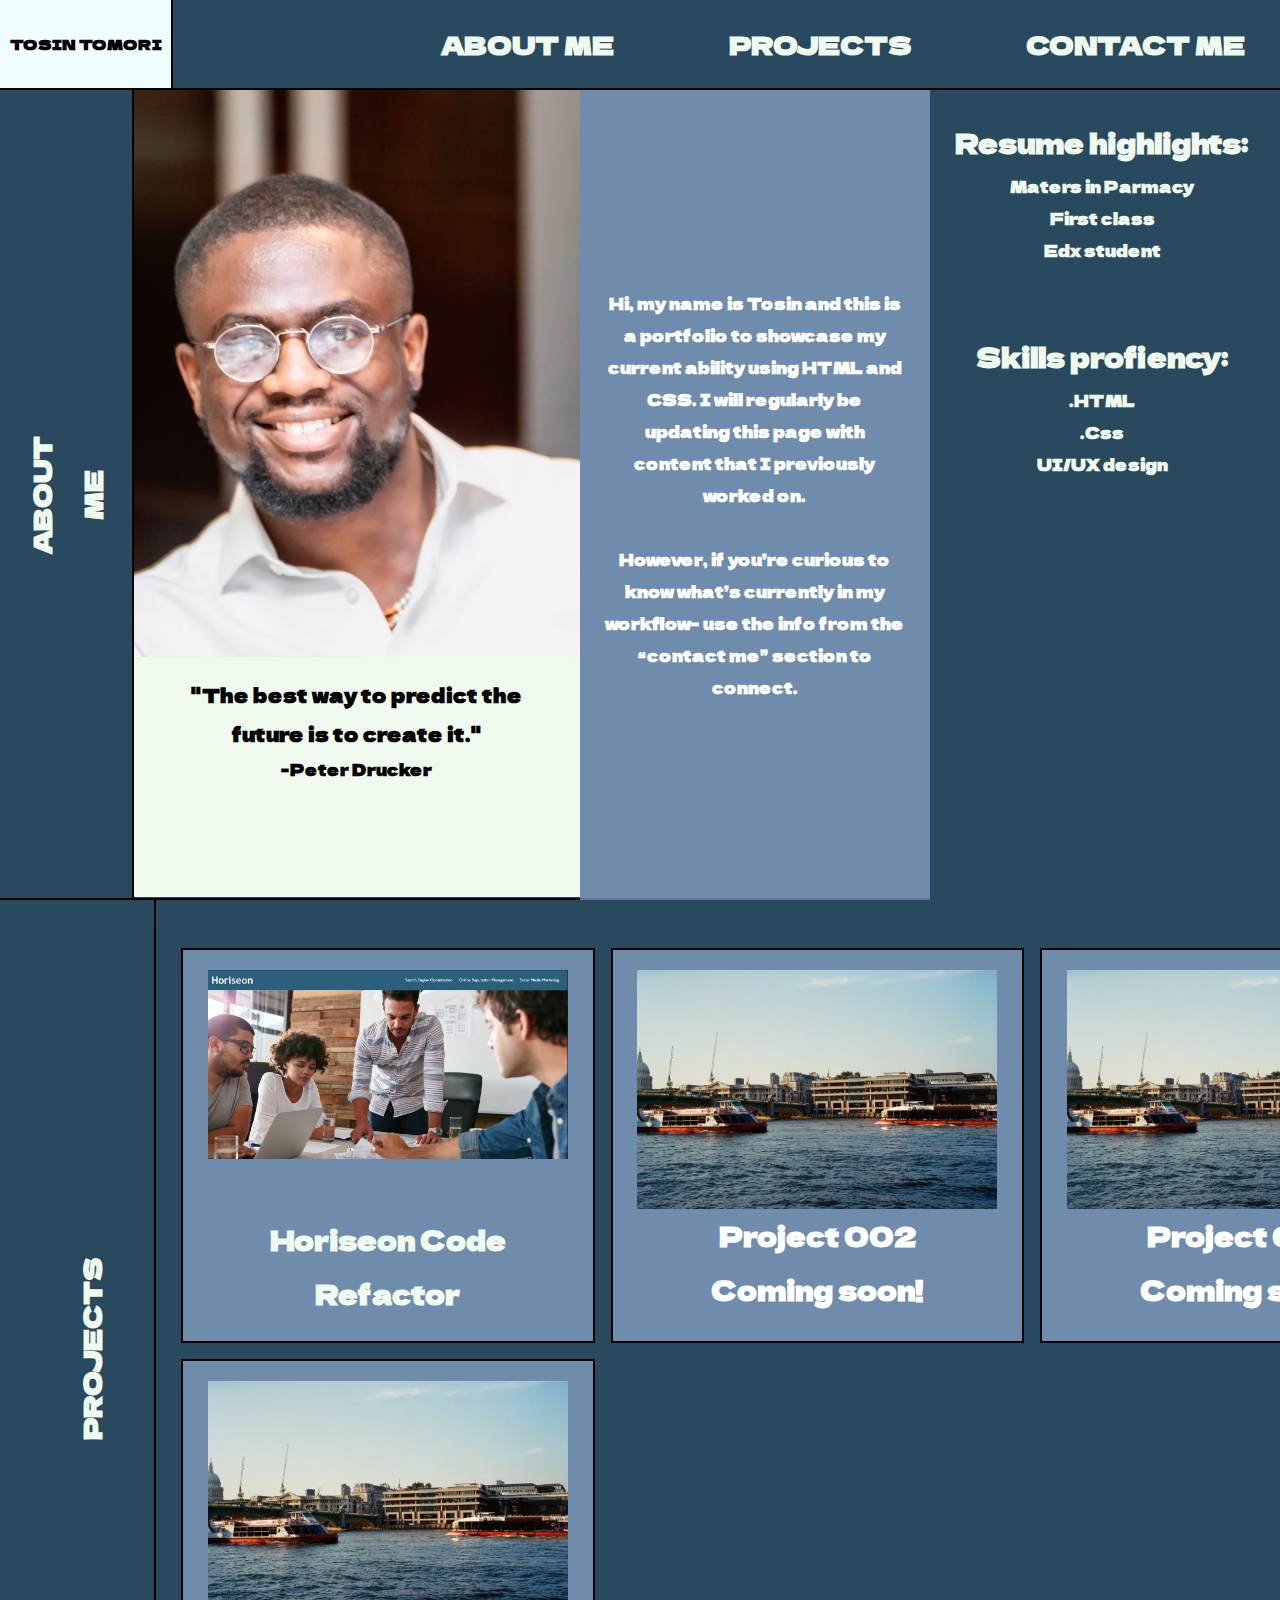
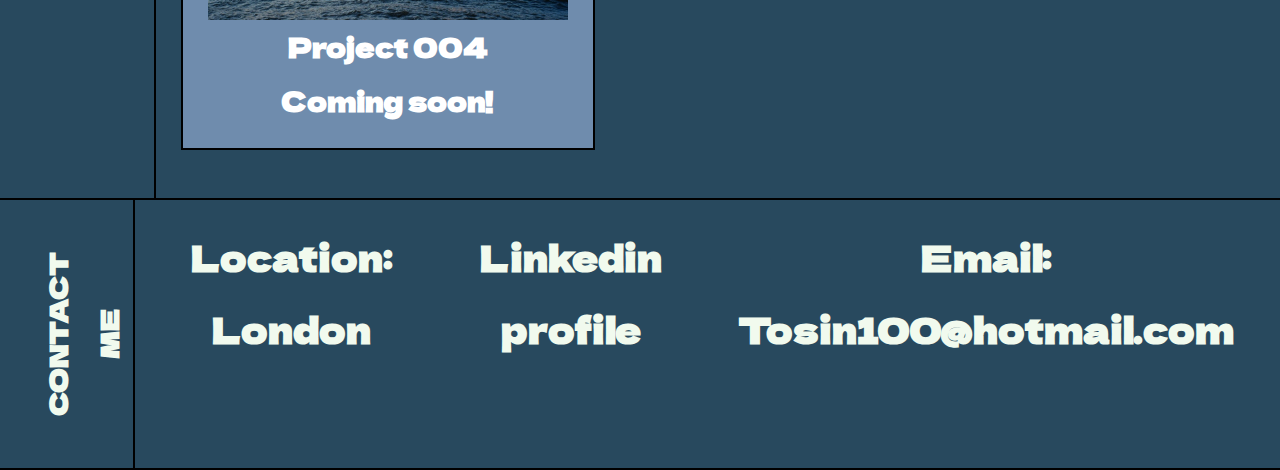
<file: index.html>
<!DOCTYPE html>
<html lang="en-gb">

<head>
  <!-- insert font below*/ -->
  <link rel="preconnect" href="https://fonts.googleapis.com">
<link rel="preconnect" href="https://fonts.gstatic.com" crossorigin>
<link href="https://fonts.googleapis.com/css2?family=Dela+Gothic+One&display=swap" rel="stylesheet">
  <meta charset="UTF-8">
  <meta name="viewport" content="width=device-width, initial-scale=1.0">
  <meta http-equiv="X-UA-Compatible" content="ie=edge">
  <title>Web Developer Portfolio</title>
  <link rel="stylesheet" href="Assets/css/style.css" />
</head>

<body>
  <!-- main logo / nav -->
  <header>
    <div class="nav-container">
      <nav>
        <div class="logo">
          <h5>Tosin Tomori</h5>
        </div>
        
        <ul>
          <li><a href=" #about" class="nav-item">About me</a> </li>
          <li><a href="#projects " class="nav-item">Projects</a></li>
          <li><a href="#contact" class="nav-item">Contact Me</a></li>
        </ul>
      </nav>
    </div>
  </header>


  <main class="column">
    <!-- about me -->
    <section class="column-sub-top">
      <div id="about">
        <div class="title-section"id="title-section-about-me">
          <h2>About Me</h2>
        </div>

        <div class="column-2">
          <img src="Assets/Images/portrait.jpg" alt="Portfolio Picture" id="portfolio-image"/>

          <div class="profile">
            <h3>
              "The best way to predict the future is to create it."
            </h3>
            <p>-Peter Drucker</p>
          </div>
        </div>
          
        <div class="column-3">
          <div class="thank">
            <p>Hi, my name is Tosin and this is a portfolio to showcase my current ability using HTML and CSS. I will regularly be updating this page with content that I previously worked on.<br> <br> However, if you’re curious to know what’s currently in my workflow-  use the info from the “contact me” section to connect. 
            </p>

          </div>
          <div class="skills">
            <div class="column-4">
              <h4>Resume highlights:</h4>
                <ul>
                  <li> Maters in Parmacy<br>First class</li>
                  <li>Edx student</li>
                </ul>
                <br><br>
                <h4>Skills profiency: </h4>
                <ul>
                  <li>.HTML</li>
                  <li>.Css</li>
                  <li>UI/UX design</li>
                </ul>
            </div>
          </div>
          
      </div>
    </section>

    <!-- portfolio container -->
    <section class="column-sub" >
      <div id="projects">
        <div class="title-section">
          <h2>Projects</h2>
        </div>

        <div class="work-collection">
          <div class="work-grid">
            <div class="grid-item"><a href="https://tosin-t.github.io/Horiseon-code-refactor/"class="project-style"><img src="Assets/Images/Horiseon.jpeg" alt="Horiseon-logo" title="Horiseon Code Refactor"></a>
            <br><h6> Horiseon Code Refactor</h6></div> 
            <div class="grid-item"><a href="http://" class="project-style"><img src="Assets/Images/filler-photo-1.jpeg" alt="filler-photo-1" title="Project 2">Project 002<br> Coming soon!</br></a></div>
            <div class="grid-item"><a href="http://" class="project-style"><img src="Assets/Images/filler-photo-1.jpeg" alt="filler-photo-2" title="Project 3">Project 003<br> Coming soon!</br></a></div>
            <div class="grid-item"><a href="http://" class="project-style"><img src="Assets/Images/filler-photo-1.jpeg" alt="filler-photo-2" title="Project 4">Project 004<br> Coming soon!</br></a></div>
          </div>
        </div>
        
      </div>
    </section>

  </main>
<!-- contact -->
  <footer class="column-sub-bottom">
    <div id="contact">
      <div class="title-section">
        <h2>Contact Me</h2>
      </div>

      <div class="contact-details">
        <div class="work-grid">
          <div class="grid-item2">Location:<br> London</div>
          <div class="grid-item2"><a href="http://linkedin.com/in/tosin-t-170a91271"><p>Linkedin <br> profile</p></a></div>
          <div class="grid-item2">Email: Tosin100@hotmail.com</div>
          
        </div>
      </div>
      
    </div>
    
  </footer>
</body>

</html>
</file>
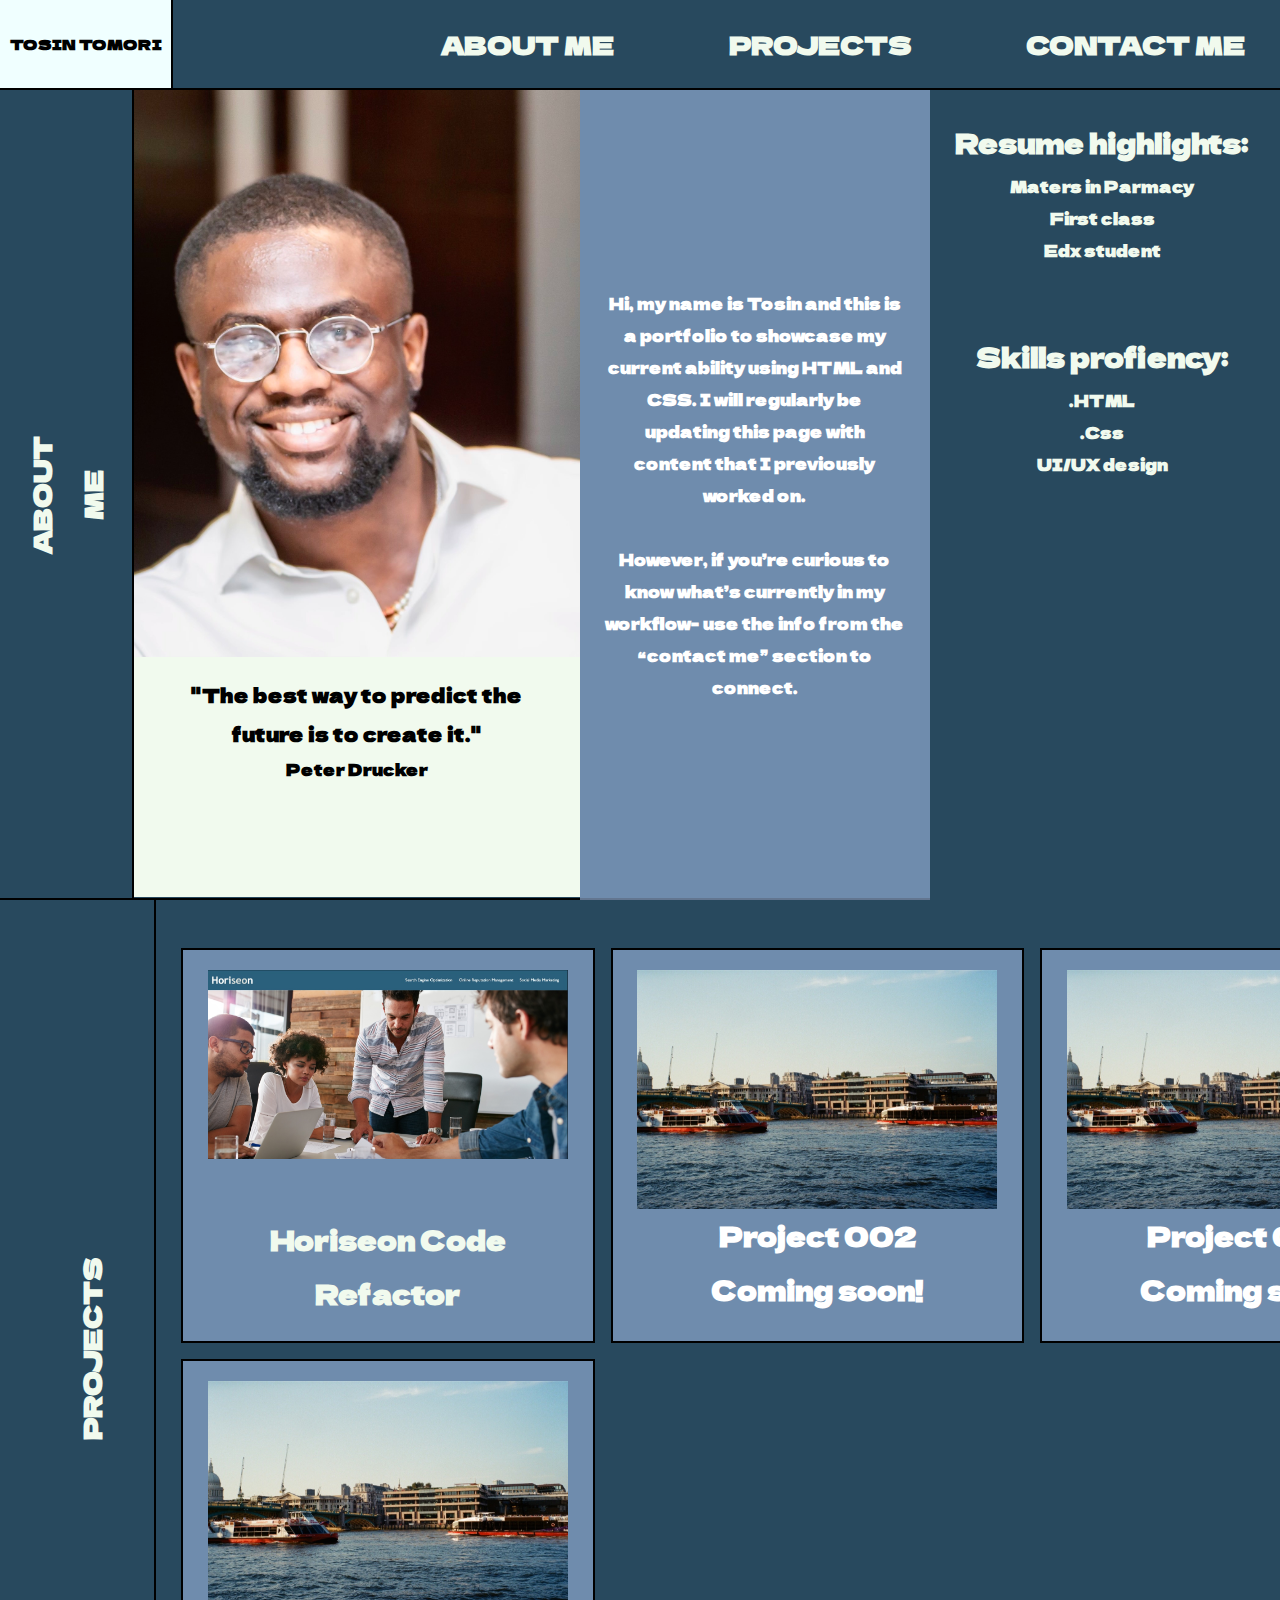
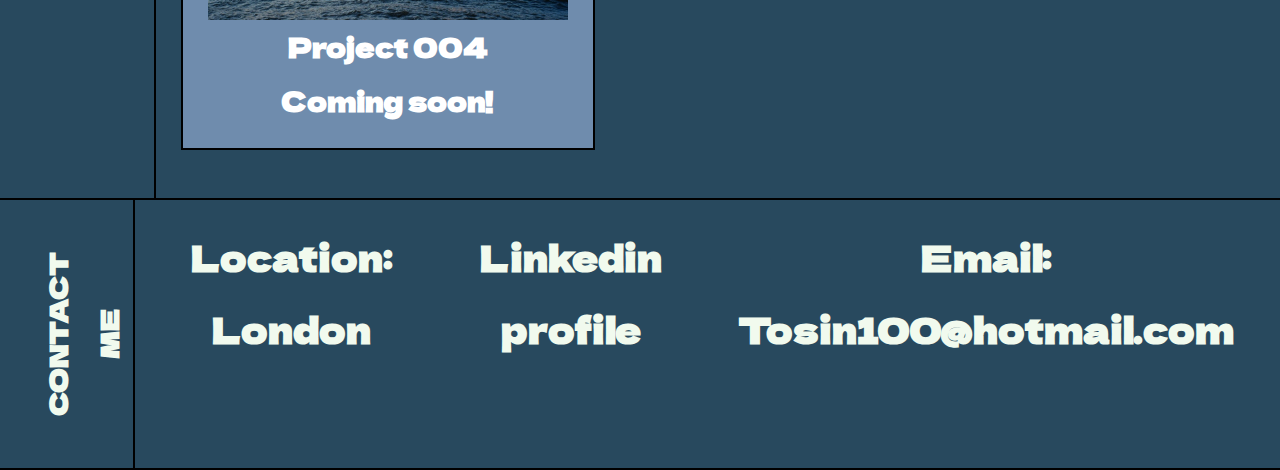
<file: Assets/index.html>
<!DOCTYPE html>
<html lang="en-gb">

<head>
  <!-- insert font below*/ -->
  <link rel="preconnect" href="https://fonts.googleapis.com">
<link rel="preconnect" href="https://fonts.gstatic.com" crossorigin>
<link href="https://fonts.googleapis.com/css2?family=Dela+Gothic+One&display=swap" rel="stylesheet">
  <meta charset="UTF-8">
  <meta name="viewport" content="width=device-width, initial-scale=1.0">
  <meta http-equiv="X-UA-Compatible" content="ie=edge">
  <title>Web Developer Portfolio</title>
  <link rel="stylesheet" href="css/style.css" />
</head>

<body>
  <!-- main logo / nav -->
  <header>
    <div class="nav-container">
      <nav>
        <div class="logo">
          <h5>Tosin Tomori</h5>
        </div>
        
        <ul>
          <li><a href=" #about" class="nav-item">About me</a> </li>
          <li><a href="#projects " class="nav-item">Projects</a></li>
          <li><a href="#contact" class="nav-item">Contact Me</a></li>
        </ul>
      </nav>
    </div>
  </header>


  <main class="column">
    <!-- about me -->
    <section class="column-sub-top">
      <div id="about">
        <div class="title-section"id="title-section-about-me">
          <h2>About Me</h2>
        </div>

        <div class="column-2">
          <img src="./Images/portrait.jpg" alt="Portfolio Picture" id="portfolio-image"/>

          <div class="profile">
            <h3>
              "The best way to predict the future is to create it."
            </h3>
            <p>Peter Drucker</p>
          </div>
        </div>
          
        <div class="column-3">
          <div class="thank">
            <p>Hi, my name is Tosin and this is a portfolio to showcase my current ability using HTML and CSS. I will regularly be updating this page with content that I previously worked on.<br> <br> However, if you’re curious to know what’s currently in my workflow-  use the info from the “contact me” section to connect. 
            </p>

          </div>
          <div class="skills">
            <div class="column-4">
              <h4>Resume highlights:</h4>
                <ul>
                  <li> Maters in Parmacy<br>First class</li>
                  <li>Edx student</li>
                </ul>
                <br><br>
                <h4>Skills profiency: </h4>
                <ul>
                  <li>.HTML</li>
                  <li>.Css</li>
                  <li>UI/UX design</li>
                </ul>
            </div>
          </div>
          
      </div>
    </section>

    <!-- portfolio container -->
    <section class="column-sub" >
      <div id="projects">
        <div class="title-section">
          <h2>Projects</h2>
        </div>

        <div class="work-collection">
          <div class="work-grid">
            <div class="grid-item"><a href="https://tosin-t.github.io/Horiseon-code-refactor/"class="project-style"><img src="./Images/Horiseon.jpeg" alt="Horiseon-logo" title="Horiseon Code Refactor"></a>
            <br><h6> Horiseon Code Refactor</h6></div> 
            <div class="grid-item"><a href="http://" class="project-style"><img src="./Images/filler-photo-1.jpeg" alt="filler-photo-1" title="Project 2">Project 002<br> Coming soon!</br></a></div>
            <div class="grid-item"><a href="http://" class="project-style"><img src="./Images/filler-photo-1.jpeg" alt="filler-photo-2" title="Project 3">Project 003<br> Coming soon!</br></a></div>
            <div class="grid-item"><a href="http://" class="project-style"><img src="./Images/filler-photo-1.jpeg" alt="filler-photo-2" title="Project 4">Project 004<br> Coming soon!</br></a></div>
          </div>
        </div>
        
      </div>
    </section>

  </main>
<!-- contact -->
  <footer class="column-sub-bottom">
    <div id="contact">
      <div class="title-section">
        <h2>Contact Me</h2>
      </div>

      <div class="contact-details">
        <div class="work-grid">
          <div class="grid-item2">Location:<br> London</div>
          <div class="grid-item2"><a href="http://linkedin.com/in/tosin-t-170a91271"><p>Linkedin <br> profile</p></a></div>
          <div class="grid-item2">Email: Tosin100@hotmail.com</div>
          
        </div>
      </div>
      
    </div>
    
  </footer>
</body>

</html>
</file>
<file: Assets/css/style.css>
/* http://meyerweb.com/eric/tools/css/reset/ 
   v2.0 | 20110126
   License: none (public domain)
*/

*{
	margin: 0px;
	padding: 0;
	border: 90px;
  vertical-align: baseline;
	font-size: 100%;
	font-family: 'Dela Gothic One', cursive;
  font-weight: bold;
  color: var(--colour2);
  box-sizing:border-box;
  
}
body {
	line-height: 1;
}
ol, ul {
	list-style: none;
}

table {
	border-collapse: collapse;
	border-spacing: 0;
}

body{
  margin: 0vw;
  line-height: 2;
  background-color: var(--colour4);
}
header{
  padding-right: 2%;
  height: 10vh;
  border-bottom: 2px solid black;
}
nav {
  display: flex;  
  justify-content: space-between; 
  align-items: center;
  height:5vh;
  font-size: 1.75vw;
  width: 100%;
  height: 100%;  
}

.logo{
  font-size: 2vw;
    text-transform: uppercase;
    padding-left: 0.75vw;
    padding-right: 0.75vw;
    border-right: 2px solid rgb(0, 0, 0);
    height: 100%;
    display: flex;
    align-items: center;
    background-color: azure;
}

.logo h5 {
  font-size: 1.15vw;
  color: #000000;
}

nav ul {
  list-style: none;
  margin: 0;            
  padding: 1vh;          
  display: flex;        
  gap: 5vh;  
  text-decoration: none;
  text-transform: uppercase; 
}

.nav-item {
  text-decoration: none;
  font-size: 2vw;
}

.project-style {
  text-decoration: none;
  color: white;
}
.profile p{
  color: #000;
}
nav a:hover {
  color: var(--colour1);
  
}

#about{
  display: flex;
}
nav li{
  position: relative;
  margin: 0vh;
  padding: 0vh;
  margin-left: 70px;
}
.column-sub-top {
  display: grid;
  grid-template-rows:10%,20%,20%,20%;
  height: 90vh;
  border-bottom: 2px solid black;
}
.column-sub{
  display: grid;
  grid-template-rows:40%,20%,25%,25%;
  height: 100vh;
  border-bottom: 2px solid black;
}
.column-sub-bottom {
  display: grid;
  grid-template-rows:30%,20%,25%,25%;
  height: 30vh;
  border-bottom: 2px solid black;
}


.nav-container {
  display: flex;
  justify-content: space-between; 
  align-items: center; 
  height: 100%;
}


.title-section {
  width: 10.52%;
  display: flex;
  text-align: center;
  border-right: 2px solid black;
  color: var(--colour1);
}
.title-section-about-me{
  width:30%;
  color: var(--colour1);
}
.title-section h2{
  font-size: 2vw;
  margin:auto;
  transform: rotate(-90deg);
  text-transform: uppercase;
}

#about{
object-fit: contain;
}

#projects{
  object-fit: contain;
  display: flex;
}

#contact {
  display: flex;
}
 
#about .column-2 {
  width: 35%;
  height: 90vh;
}

#portfolio-image {
  width: 100%;
  height: 70%;
  object-fit: cover;
  margin-bottom: 0;
}
.profile {
  background-color:var(--colour2);
  margin-top: -12px;
  padding: 1.75vw;
  height: 30%;
  text-align: center;
 
}

.profile h3{
  font-size: 1.5vw;
  align-items: center;
  color: #000;
}

.column-3 {
  display: flex;
  width: 55%;
  
}
.column-4{
  text-align: center;
  align-items: center;
}
.column-4 h4{
font-weight: bolder;
font-size: 3vh;
}
.thank {
  width: 50%;
  background-color: var(--colour6);
  display: flex;
  padding: 2vw;
}


.skills {
  width: 50%;
  background-color: var(--colour4);
  display: flex;
  padding: 2vw;
}

.thank p {
  margin: auto;
  text-align: center;
  font-size: 1.25vw;
  color: white;
}

.skills p {
  margin: auto;
  text-align: center;
  font-size: 1.25vw;
}



.work-collection {
  width: 90%;
  display: flex;
  margin: auto;
  
}

.work-grid {
  width: 100%;
  display: grid;
  grid-template-columns: repeat(3, 1fr); 
  gap: 16px;
  padding-left: 2vw;
  padding-right: 2vw;
  overflow: hidden;
  
}

.grid-item {
  padding: 20px;
  font-size: 3vh;
  text-align: center;
  border: 2px solid #000000;
  background-color: var(--colour6);
}

.grid-item img{
  display: block;
  max-height: 40vh;
  max-width: 40vh;
  object-fit: scale-down 0.5%;
  transition: transform .2s;
  margin: 0 auto;
  overflow: hidden;
  
}
.grid-item img:hover{
  opacity: 0.5;
  transform: scale(1.1); 
}
.grid-item2{
  padding: 20px;
  font-size: 4vh;
  text-align: center; 
}
.grid-item2 a{
  text-decoration: none;
}
@media screen and (max-width: 992px) {
  .work-grid{
    grid-template-columns: repeat(2, 1fr); 
    overflow: visible;
  }
  .grid-item2{
    font-size: 2vh;
  }
  .column-sub-top {
    font-size: 2vh ;
  }
}
@media screen and (max-width: 600px) {
  .work-grid{
    grid-template-columns: (1);
    overflow: hidden;
  }
}

:root{
  --colour1: rgb(253, 67, 43);
  --colour2: #f1faee;
  --colour3: #a8dadc;
  --colour4:#28495e;
  --colour5:#244a7e;
  --colour6: rgba(142, 170, 208, 0.693);
  }
</file>
